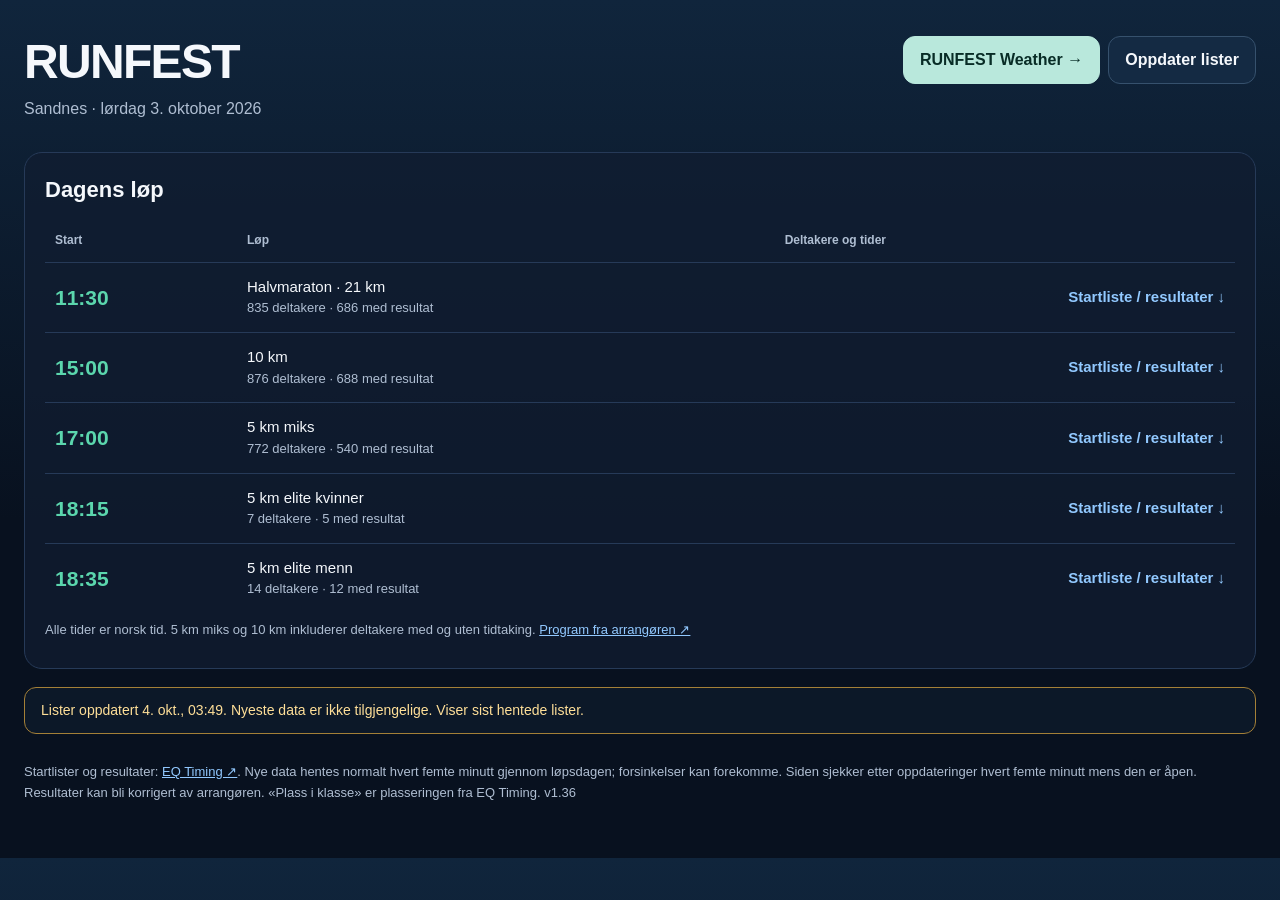
<file: index.html>
<!doctype html>
<html lang="nb">
<head>
  <meta charset="utf-8">
  <meta name="robots" content="noindex, nofollow, noimageindex">
  <meta name="viewport" content="width=device-width, initial-scale=1, viewport-fit=cover">
  <meta name="theme-color" content="#08111f">
  <meta name="description" content="RUNFEST i Sandnes 3. oktober 2026: program, startlister, resultater og timevarsel.">
  <title>RUNFEST · DidWell</title>
  <link rel="icon" type="image/png" sizes="32x32" href="/favicon-32.png?v=1.31">
  <link rel="icon" type="image/png" sizes="48x48" href="/favicon-48.png?v=1.31">
  <link rel="apple-touch-icon" sizes="180x180" href="/apple-touch-icon.png?v=1.31">
  <link rel="manifest" href="/site.webmanifest?v=1.31">
  <meta name="application-name" content="RUNFEST">
  <meta name="apple-mobile-web-app-title" content="RUNFEST">
  <meta name="apple-mobile-web-app-capable" content="yes">
  <meta name="mobile-web-app-capable" content="yes">
  <meta name="apple-mobile-web-app-status-bar-style" content="black-translucent">
  <link rel="stylesheet" href="runfest.css?v=1.36">
  <link rel="canonical" href="https://runfest.didwell.no/">
  <meta property="og:type" content="website">
  <meta property="og:locale" content="nb_NO">
  <meta property="og:site_name" content="RUNFEST · DidWell">
  <meta property="og:title" content="RUNFEST Sandnes · DidWell">
  <meta property="og:description" content="Startlister, resultater og vær for RUNFEST i Sandnes.">
  <meta property="og:url" content="https://runfest.didwell.no/">
  <meta property="og:image" content="https://runfest.didwell.no/og-runfest.jpg?v=1.31">
  <meta property="og:image:secure_url" content="https://runfest.didwell.no/og-runfest.jpg?v=1.31">
  <meta property="og:image:type" content="image/jpeg">
  <meta property="og:image:width" content="1200">
  <meta property="og:image:height" content="630">
  <meta property="og:image:alt" content="RUNFEST Sandnes – startlister, resultater og vær fra DidWell">
  <meta name="twitter:card" content="summary_large_image">
  <meta name="twitter:title" content="RUNFEST Sandnes · DidWell">
  <meta name="twitter:description" content="Startlister, resultater og vær for RUNFEST i Sandnes.">
  <meta name="twitter:image" content="https://runfest.didwell.no/og-runfest.jpg?v=1.31">
  <meta name="twitter:image:alt" content="RUNFEST Sandnes – startlister, resultater og vær fra DidWell">
</head>
<body>
<main class="wrap">
  <header>
    <div><h1>RUNFEST</h1><p>Sandnes · lørdag 3. oktober 2026</p></div>
    <nav class="actions" aria-label="RUNFEST"><a class="btn primary" href="weather.html">RUNFEST Weather →</a><button class="btn" id="refresh" type="button">Oppdater lister</button></nav>
  </header>
  <section class="panel">
    <div class="table-wrap"><table class="schedule"><caption>Dagens løp</caption><thead><tr><th scope="col">Start</th><th scope="col">Løp</th><th scope="col">Deltakere og tider</th></tr></thead><tbody>
      <tr><td>11:30</td><td>Halvmaraton · 21 km</td><td><a href="#half">Startliste / resultater ↓</a></td></tr>
      <tr><td>15:00</td><td>10 km</td><td><a href="#10k">Startliste / resultater ↓</a></td></tr>
      <tr><td>17:00</td><td>5 km miks</td><td><a href="#5k">Startliste / resultater ↓</a></td></tr>
      <tr><td>18:15</td><td>5 km elite kvinner</td><td><a href="#women">Startliste / resultater ↓</a></td></tr>
      <tr><td>18:35</td><td>5 km elite menn</td><td><a href="#men">Startliste / resultater ↓</a></td></tr>
    </tbody></table></div>
    <p class="note">Alle tider er norsk tid. 5 km miks og 10 km inkluderer deltakere med og uten tidtaking. <a href="https://www.runfestnorway.com/no/runners-info" target="_blank" rel="noopener">Program fra arrangøren ↗</a></p>
  </section>
  <div id="status" class="status" role="status">Henter startlister og resultater …</div>
  <dialog id="race-dialog"><div class="dialog-heading"><h2 id="race-title"></h2><button class="btn" id="close-race" type="button" aria-label="Lukk startliste">Lukk ×</button></div><div id="race-list"></div></dialog>
  <noscript><p>Slå på JavaScript for å vise startlistene, eller <a href="https://live.eqtiming.com/80878">åpne EQ Timing</a>.</p></noscript>
  <footer>Startlister og resultater: <a href="https://live.eqtiming.com/80878" target="_blank" rel="noopener">EQ Timing ↗</a>. Nye data hentes normalt hvert femte minutt gjennom løpsdagen; forsinkelser kan forekomme. Siden sjekker etter oppdateringer hvert femte minutt mens den er åpen. Resultater kan bli korrigert av arrangøren. «Plass i klasse» er plasseringen fra EQ Timing. v1.36</footer>
</main>
<script src="runfest.js?v=1.35"></script>
</body>
</html>
</file>
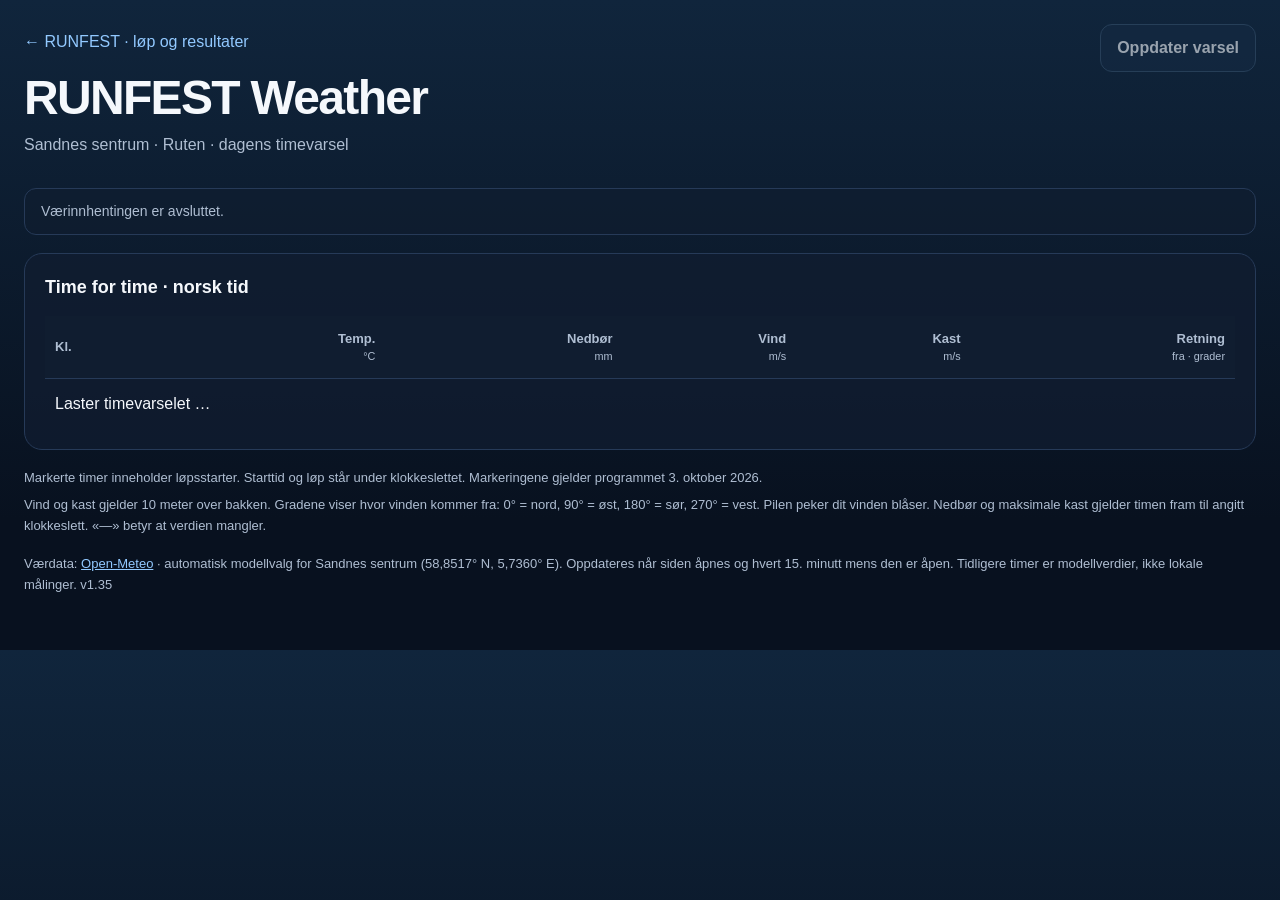
<file: weather.html>
<!doctype html>
<html lang="nb">
<head>
  <meta charset="utf-8">
  <meta name="robots" content="noindex, nofollow, noimageindex">
  <meta name="viewport" content="width=device-width, initial-scale=1, viewport-fit=cover">
  <meta name="theme-color" content="#08111f">
  <meta name="description" content="Dagens timevarsel for Sandnes sentrum: temperatur, nedbør, vind, vindkast og vindretning.">
  <title>RUNFEST Weather</title>
  <link rel="icon" type="image/png" sizes="32x32" href="/favicon-32.png?v=1.31">
  <link rel="icon" type="image/png" sizes="48x48" href="/favicon-48.png?v=1.31">
  <link rel="apple-touch-icon" sizes="180x180" href="/apple-touch-icon.png?v=1.31">
  <link rel="manifest" href="/site.webmanifest?v=1.31">
  <meta name="application-name" content="RUNFEST">
  <meta name="apple-mobile-web-app-title" content="RUNFEST">
  <meta name="apple-mobile-web-app-capable" content="yes">
  <meta name="mobile-web-app-capable" content="yes">
  <meta name="apple-mobile-web-app-status-bar-style" content="black-translucent">
  <link rel="stylesheet" href="runfest.css?v=1.36">
  <link rel="canonical" href="https://runfest.didwell.no/weather.html">
  <meta property="og:type" content="website">
  <meta property="og:locale" content="nb_NO">
  <meta property="og:site_name" content="RUNFEST · DidWell">
  <meta property="og:title" content="RUNFEST Weather">
  <meta property="og:description" content="Dagens timevarsel for Sandnes sentrum: temperatur, nedbør, vind, kast og retning.">
  <meta property="og:url" content="https://runfest.didwell.no/weather.html">
  <meta property="og:image" content="https://runfest.didwell.no/og-runfest.jpg?v=1.31">
  <meta property="og:image:secure_url" content="https://runfest.didwell.no/og-runfest.jpg?v=1.31">
  <meta property="og:image:type" content="image/jpeg">
  <meta property="og:image:width" content="1200">
  <meta property="og:image:height" content="630">
  <meta property="og:image:alt" content="RUNFEST Sandnes – startlister, resultater og vær fra DidWell">
  <meta name="twitter:card" content="summary_large_image">
  <meta name="twitter:title" content="RUNFEST Weather">
  <meta name="twitter:description" content="Dagens timevarsel for Sandnes sentrum: temperatur, nedbør, vind, kast og retning.">
  <meta name="twitter:image" content="https://runfest.didwell.no/og-runfest.jpg?v=1.31">
  <meta name="twitter:image:alt" content="RUNFEST Sandnes – startlister, resultater og vær fra DidWell">
</head>
<body>
<main class="wrap">
  <header><div><a class="back" href="./">← RUNFEST · løp og resultater</a><h1>RUNFEST Weather</h1><p>Sandnes sentrum · Ruten · <span id="date">dagens timevarsel</span></p></div><button class="btn" id="refresh" type="button">Oppdater varsel</button></header>
  <div class="status" id="status" role="status">Henter dagens timevarsel …</div>
  <section class="panel weather-panel">
    <div class="table-wrap"><table class="weather"><caption id="caption">Time for time · norsk tid</caption><thead><tr>
      <th scope="col">Kl.</th><th scope="col">Temp.<small>°C</small></th><th scope="col">Nedbør<small>mm</small></th><th scope="col">Vind<small>m/s</small></th><th scope="col">Kast<small>m/s</small></th><th scope="col">Retning<small>fra · grader</small></th>
    </tr></thead><tbody id="hours"><tr><td colspan="6">Laster timevarselet …</td></tr></tbody></table></div>
  </section>
  <p class="note race-legend">Markerte timer inneholder løpsstarter. Starttid og løp står under klokkeslettet. Markeringene gjelder programmet 3. oktober 2026.</p>
  <p class="note">Vind og kast gjelder 10 meter over bakken. Gradene viser hvor vinden kommer fra: 0° = nord, 90° = øst, 180° = sør, 270° = vest. Pilen peker dit vinden blåser. Nedbør og maksimale kast gjelder timen fram til angitt klokkeslett. «—» betyr at verdien mangler.</p>
  <footer>Værdata: <a href="https://open-meteo.com/" target="_blank" rel="noopener">Open-Meteo</a> · automatisk modellvalg for Sandnes sentrum (58,8517° N, 5,7360° E). Oppdateres når siden åpnes og hvert 15. minutt mens den er åpen. Tidligere timer er modellverdier, ikke lokale målinger. v1.35</footer>
  <noscript><p>Slå på JavaScript for å hente og vise timevarselet.</p></noscript>
</main>
<script src="runfest-weather.js?v=1.34"></script>
</body>
</html>
</file>
<file: runfest.css>
:root{color-scheme:dark;--bg:#08111f;--panel:#101d30;--line:#263a58;--text:#f5f8fc;--muted:#afbed2;--accent:#92c9ff;--good:#5bd6ad}
*{box-sizing:border-box}body{margin:0;background:linear-gradient(180deg,#10253c,#08111f 520px);color:var(--text);font:16px/1.5 -apple-system,BlinkMacSystemFont,"Segoe UI",Roboto,Arial,sans-serif}a{color:var(--accent)}.wrap{max-width:1400px;margin:auto;padding:24px}header{display:flex;justify-content:space-between;align-items:flex-start;gap:20px;flex-wrap:wrap;margin-bottom:24px}h1{font-size:clamp(32px,5vw,48px);line-height:1.1;letter-spacing:-.035em;margin:12px 0 8px}h2{font-size:22px;line-height:1.25;margin:0}p{margin:7px 0;color:var(--muted)}.eyebrow{font-size:12px;text-transform:uppercase;letter-spacing:.14em;color:var(--good);font-weight:700}.back{text-decoration:none;display:inline-block;padding:6px 0}.actions{display:flex;gap:8px;flex-wrap:wrap;margin-top:12px}.btn{display:inline-flex;align-items:center;justify-content:center;background:#142a43;border:1px solid #36516d;border-radius:12px;padding:11px 16px;color:var(--text);font:inherit;font-weight:650;text-decoration:none;cursor:pointer}.btn.primary{background:#b9e8dc;border-color:#b9e8dc;color:#082c26}.btn:hover{filter:brightness(1.12)}button:disabled{opacity:.6;cursor:wait}a:focus-visible,button:focus-visible,input:focus-visible,summary:focus-visible{outline:2px solid var(--accent);outline-offset:4px}.status{padding:12px 16px;border:1px solid var(--line);border-radius:12px;background:rgba(16,29,48,.6);color:var(--muted);font-size:14px;margin-bottom:18px}.status.error{color:#ffd6da;border-color:#aa4d57}.status.stale{color:#ffdf98;border-color:#a48037}.panel{background:rgba(16,29,48,.75);border:1px solid var(--line);border-radius:18px;padding:20px;margin:0 0 18px;min-width:0}.table-wrap{overflow:auto}table{width:100%;border-collapse:collapse;text-align:left;font-variant-numeric:tabular-nums}th{font-size:12px;font-weight:650;color:var(--muted)}th,td{padding:13px 10px;border-bottom:1px solid var(--line);vertical-align:middle}td{font-size:15px}tr:last-child td{border-bottom:0}.schedule td:first-child{font-size:21px;font-weight:700;color:var(--good);white-space:nowrap}.schedule td:last-child{text-align:right}.schedule a{font-weight:600;text-decoration:none}.schedule caption{text-align:left;padding-bottom:12px;font-size:22px;font-weight:650}.note,footer{font-size:13px;line-height:1.6;color:var(--muted)}footer{padding:10px 0 30px}.race{padding:0;overflow:hidden}.race summary{display:flex;align-items:center;gap:16px;padding:20px;cursor:pointer;list-style:none}.race summary::-webkit-details-marker{display:none}.race summary::after{content:'+';margin-left:auto;font-size:25px;color:var(--accent)}.race[open] summary::after{content:'−'}.race .time{font-weight:750;color:var(--good);font-size:22px}.race .summary-label{font-weight:700;font-size:18px}.race .count{display:block;font-size:13px;font-weight:400;color:var(--muted)}.race-content{padding:0 20px 18px}.race table{min-width:690px}.race td:nth-child(2){font-weight:650}.race .table-wrap{max-height:620px}.race thead{position:sticky;top:0;background:#101d30;z-index:1}.race input{background:#081523;border:1px solid #36516d;border-radius:10px;color:var(--text);padding:11px 12px;font:inherit;width:min(100%,440px);margin:0 0 10px}.completed{color:var(--good)}.weather th,.weather td{text-align:right;white-space:nowrap}.weather th:first-child,.weather td:first-child{text-align:left}.weather th{font-size:13px}.weather td{font-size:16px}.weather .current{background:rgba(91,214,173,.1)}.weather .current td:first-child{color:var(--good);font-weight:700}.arrow{display:inline-block;font-size:23px;color:var(--accent);margin-right:8px;line-height:1;vertical-align:middle;transform-origin:center}.degree{display:inline-block;min-width:39px}.weather caption{text-align:left;font-size:18px;font-weight:650;padding:0 0 15px}.weather th small{display:block;font-weight:400}.empty{color:var(--muted);padding:18px 0}
@media(max-width:650px){.wrap{padding:14px}header{gap:8px}.actions{margin-top:4px}.panel{padding:13px}.race{padding:0}.race summary{padding:16px 13px;gap:12px}.race-content{padding:0 13px 14px}.race .summary-label{font-size:16px}.schedule td{padding:12px 5px;font-size:14px}.schedule td:first-child{font-size:19px}.schedule td:last-child{font-size:12px}.weather th,.weather td{padding:12px 5px}.weather th{font-size:10px}.weather td{font-size:12px}.arrow{font-size:20px;margin-right:3px}.degree{min-width:30px}.weather-panel{padding:12px 6px}.weather caption{padding-left:7px}.note{font-size:12px}.btn{font-size:14px;padding:10px 13px}}

/* Keep weather column headings at the viewport top while scrolling. */
.weather-panel,.weather-panel>.table-wrap{overflow:visible}.weather th{position:sticky;top:0;z-index:5;background:#101d30;box-shadow:0 1px 0 var(--line)}.weather .race-hour{background:rgba(185,232,220,.14)}.weather .race-hour td:first-child{border-left:3px solid var(--good);font-weight:700;color:var(--good)}.race-start{display:block;font-size:12px;font-weight:500;white-space:normal;max-width:180px;margin-top:3px}.weather .current.race-hour{background:rgba(91,214,173,.23)}
@media(max-width:650px){.weather{table-layout:fixed}.weather th,.weather td{white-space:normal;overflow-wrap:anywhere}.weather th:first-child{width:26%}.weather th:last-child{width:18%}.race-start{font-size:10px}.race-detail .race-content{padding:12px 5px}.schedule .race-detail>td{padding:0}.race-toggle{font-size:12px}.weather th{padding:10px 3px}.weather td{padding:12px 3px}}

dialog{color:var(--text);background:#101d30;border:1px solid var(--line);border-radius:18px;width:min(1100px,calc(100% - 28px));max-height:90dvh;padding:20px}dialog::backdrop{background:rgba(0,0,0,.7)}.dialog-heading{display:flex;gap:16px;justify-content:space-between;align-items:center;margin-bottom:16px}.dialog-heading h2{font-size:20px}dialog .race-content{padding:0}dialog input{background:#081523;border:1px solid #36516d;border-radius:10px;color:var(--text);padding:11px 12px;font:inherit;width:min(100%,440px);margin-bottom:10px}dialog .table-wrap{max-height:60dvh}.participants{min-width:690px}.participants thead{position:sticky;top:0;background:#101d30;z-index:1}.participants td:nth-child(2){font-weight:650}

/* Respect the iPhone status bar and home indicator in home-screen mode. */
:root{--page-padding:24px}
.wrap{padding:calc(var(--page-padding) + env(safe-area-inset-top,0px)) max(var(--page-padding),env(safe-area-inset-right,0px)) calc(var(--page-padding) + env(safe-area-inset-bottom,0px)) max(var(--page-padding),env(safe-area-inset-left,0px))}
.weather th{top:env(safe-area-inset-top,0px)}
body::before{content:"";position:fixed;inset:0 0 auto;height:env(safe-area-inset-top,0px);background:var(--bg);z-index:20;pointer-events:none}
@media(max-width:650px){:root{--page-padding:14px}}
</file>
